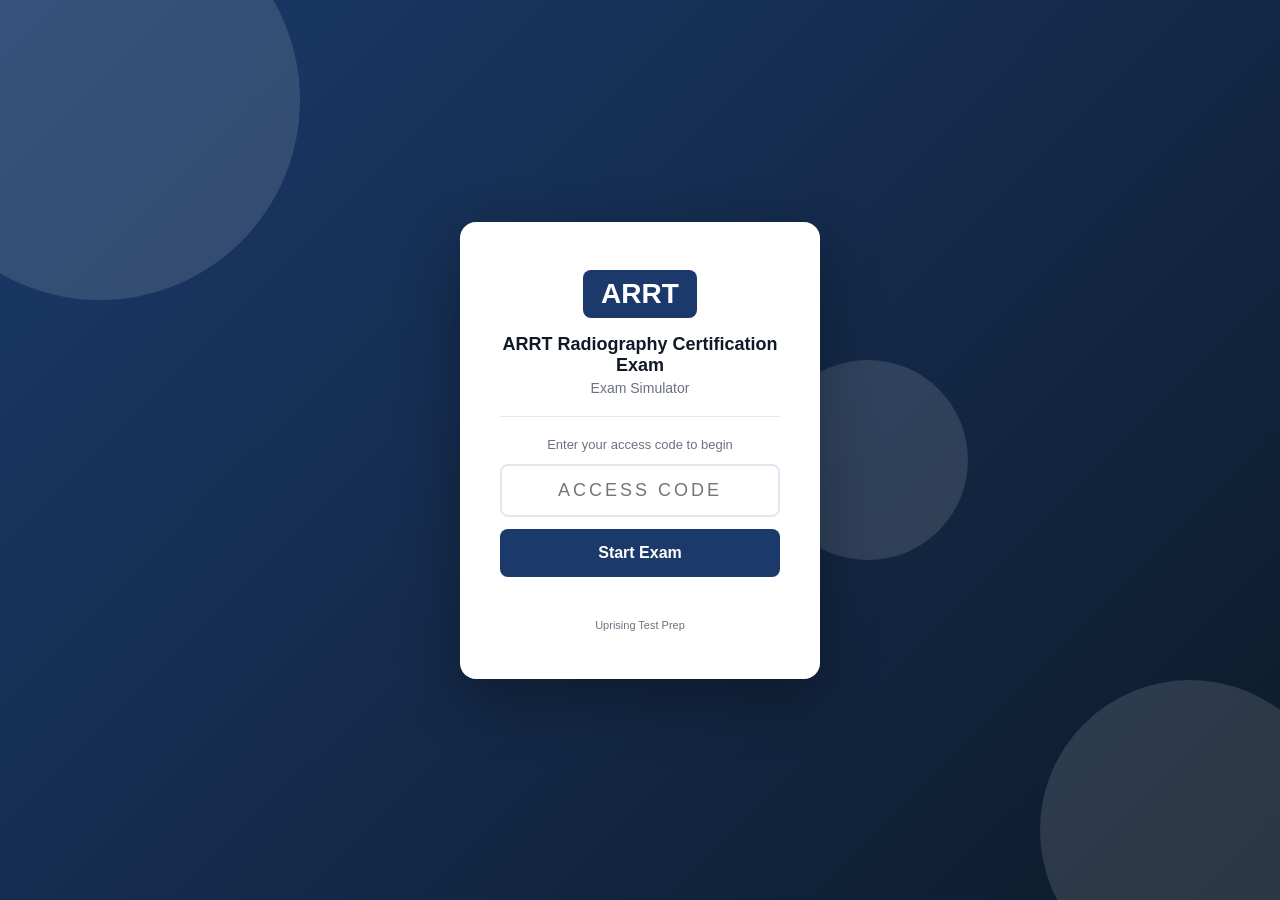
<file: index.html>
<!DOCTYPE html>
<html lang="en">
<head>
  <meta charset="UTF-8" />
  <meta name="viewport" content="width=device-width, initial-scale=1.0, viewport-fit=cover" />
  <meta name="apple-mobile-web-app-capable" content="yes" />
  <meta name="apple-mobile-web-app-status-bar-style" content="black-translucent" />
  <title>ARRT Exam Simulator</title>
  <link rel="stylesheet" href="style.css" />
</head>
<body>

<div id="access-gate">
  <div class="gate-bg-shapes">
    <div class="shape shape-1"></div>
    <div class="shape shape-2"></div>
    <div class="shape shape-3"></div>
  </div>
  <div class="gate-card">
    <div class="gate-logo">
      <div class="logo-badge">ARRT</div>
    </div>
    <h1 class="gate-title">ARRT Radiography Certification Exam</h1>
    <p class="gate-subtitle">Exam Simulator</p>
    <div class="gate-divider"></div>
    <p class="gate-instruction">Enter your access code to begin</p>
    <input type="text" id="access-code-input" class="gate-input"
           placeholder="Access Code" autocomplete="off"
           maxlength="20" spellcheck="false" />
    <button id="access-btn" class="gate-btn">Start Exam</button>
    <p id="access-error" class="gate-error"></p>
    <p class="gate-hint">Uprising Test Prep</p>
  </div>
</div>

<div id="app" style="display:none">
  <header class="top-bar">
    <div class="bar-left">
      <span class="bar-logo">ARRT</span>
      <span class="bar-title">Exam Simulator</span>
    </div>
    <div class="bar-right">
      <span class="bar-timer" id="timer-display">--:--</span>
      <button class="bar-btn" id="flag-btn">Flag</button>
      <button class="bar-btn bar-btn-primary" id="submit-btn">
        <span class="btn-full">Submit Exam</span>
        <span class="btn-short">Submit</span>
      </button>
    </div>
  </header>

  <div class="progress-strip">
    <div class="progress-bar" id="progress-bar"></div>
  </div>

  <main class="exam-main">
    <div class="question-panel">
      <div class="q-meta">
        <span id="q-counter"></span>
        <span id="q-domain" class="q-domain-tag"></span>
        <span id="q-flag-indicator" class="flag-chip" style="display:none">Flagged</span>
      </div>
      <!-- Shared text for a linked cluster (a clinical case, a reading
           passage). It sits ABOVE the stem, which is the one thing that
           legitimately precedes it, and repeats on every question in the
           cluster so nobody has to page backwards. -->
      <div id="q-cluster-wrap" class="cluster-wrap" style="display:none"></div>
      <p id="question-text" class="q-text"></p>
      <!-- The picture sits BELOW the question text so the simulator matches
           the printed book exactly: stem, then picture, then options. They
           used to disagree (book put the picture under the stem, simulator put
           it above), so no single wording could be true in both places, and
           184 of MLPAO's 185 image questions said "shown above" while the
           book printed the picture below the sentence. Write stems with
           neutral wording ("the strip shown", "the diagram shows") and this
           whole class of bug cannot come back. -->
      <div id="q-image-wrap" style="display:none; margin-bottom:14px;"></div>
      <div id="options-list" class="options-list"></div>
      <div id="explanation-box" class="explanation-box" style="display:none">
        <div class="explanation-label">Explanation</div>
        <p id="explanation-text" class="explanation-text"></p>
      </div>
    </div>
    <div class="nav-bar">
      <button class="nav-btn" id="prev-btn">&#8592; Prev</button>
      <button class="nav-btn nav-btn-map" id="map-btn">Question Map</button>
      <button class="nav-btn nav-btn-next" id="next-btn">Next &#8594;</button>
    </div>
  </main>
</div>

<!-- Question Map Modal -->
<div id="map-modal" style="display:none">
  <div class="map-backdrop" id="map-backdrop"></div>
  <div class="map-panel">
    <div class="map-header">
      <span class="map-title">Question Map</span>
      <button id="map-close" class="map-close-btn">&#x2715; Close</button>
    </div>
    <div class="map-legend">
      <span class="leg-item"><span class="leg-swatch leg-answered"></span>Answered</span>
      <span class="leg-item"><span class="leg-swatch leg-flagged"></span>Flagged</span>
      <span class="leg-item"><span class="leg-swatch leg-unanswered"></span>Unanswered</span>
    </div>
    <div id="q-grid" class="q-grid"></div>
  </div>
</div>

<div id="results-screen" style="display:none">
  <div class="results-card">
    <div class="res-header">
      <div class="res-badge">ARRT</div>
      <h2 id="res-status" class="res-status"></h2>
      <p id="res-score" class="res-score"></p>
    </div>
    <div id="res-domains" class="res-domains"></div>
    <button id="res-review-btn" class="res-btn">Review Answers</button>
    <button id="res-restart-btn" class="res-btn res-btn-secondary">Restart</button>
  </div>
</div>

<script src="questions.js"></script>
<script src="app.js"></script>
</body>
</html>
</file>
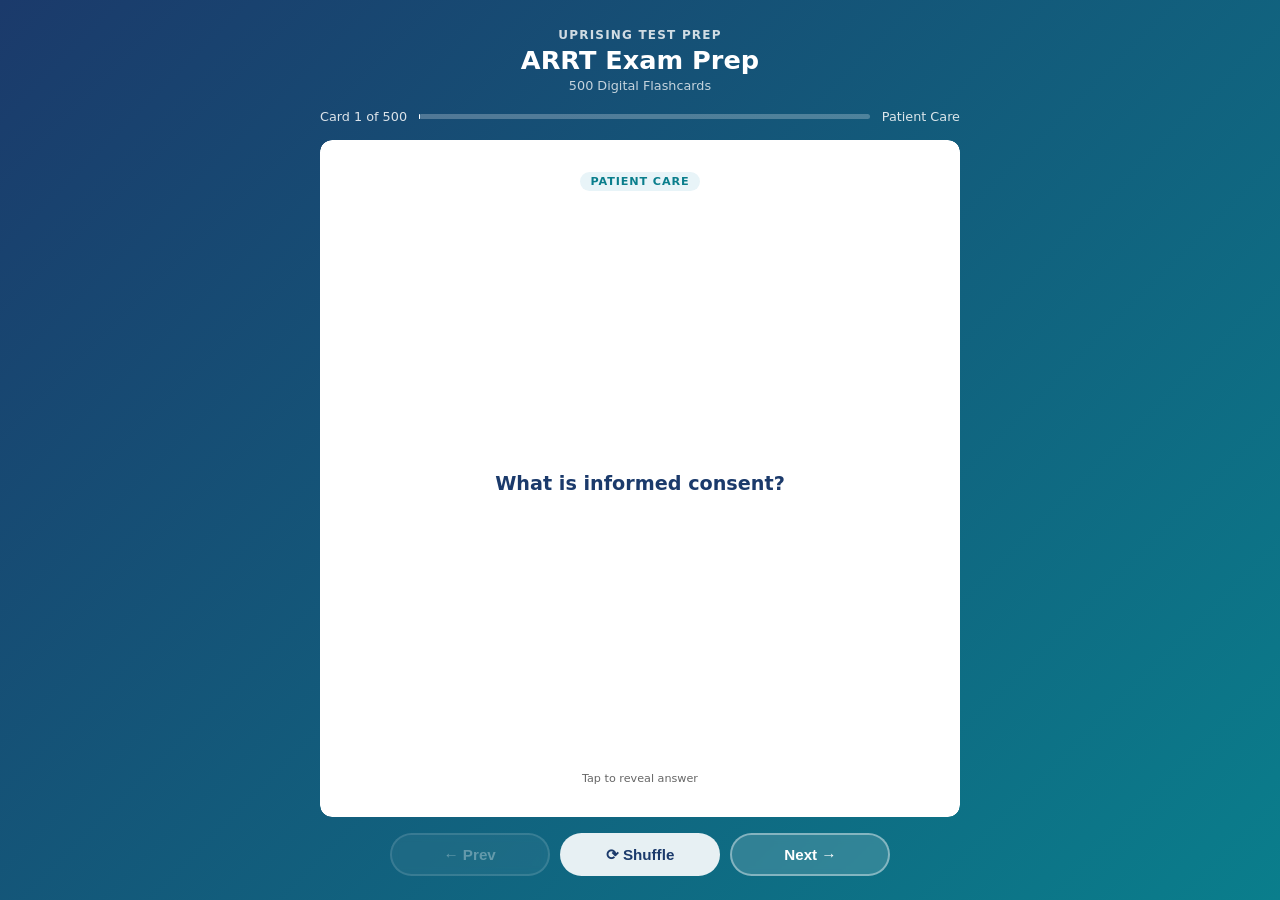
<file: flashcards/index.html>
<!DOCTYPE html>
<html lang="en">
<head>
  <meta charset="UTF-8">
  <meta name="viewport" content="width=device-width, initial-scale=1.0">
  <title>ARRT Exam Prep: Flashcards</title>
  <style>
    :root {
      --blue:   #1B3A6B;
      --teal:   #0A7E8C;
      --ltblue: #E8F4F8;
      --white:  #FFFFFF;
      --text:   #1A1A1A;
      --muted:  #666;
      --radius: 12px;
    }
    * { box-sizing: border-box; margin: 0; padding: 0; }
    html, body { height: 100%; }
    body {
      font-family: 'Segoe UI', system-ui, sans-serif;
      background: linear-gradient(135deg, var(--blue) 0%, var(--teal) 100%);
      /* Pinned, not min-height: the page must never grow, or the controls
         get pushed below the fold on iOS where 100dvh and height:100%
         disagree. The height:100% rule above is the pre-dvh fallback. */
      height: 100dvh;
      max-height: 100dvh;
      overflow: hidden;
      display: flex;
      flex-direction: column;
      align-items: center;
      padding: 1.25rem 1rem 1rem;
      gap: 0.75rem;
      overflow-x: hidden;
    }
    header { text-align: center; color: #fff; flex-shrink: 0; }
    header .brand { font-size: 0.75rem; font-weight: 700; letter-spacing: 0.1em; opacity: 0.8; text-transform: uppercase; }
    header h1 { font-size: 1.3rem; font-weight: 800; margin-top: 0.2rem; }
    header .subtitle { font-size: 0.8rem; opacity: 0.75; margin-top: 0.15rem; }
    #progress-info {
      display: flex; align-items: center; gap: 0.75rem;
      color: rgba(255,255,255,0.85); font-size: 0.8rem;
      flex-shrink: 0; width: 100%; max-width: 640px;
    }
    #progress-bar-track {
      flex: 1; background: rgba(255,255,255,0.25);
      border-radius: 4px; height: 5px;
    }
    #progress-bar-fill { height: 100%; background: #fff; border-radius: 4px; transition: width 0.3s; }
    .card-scene {
      width: 100%; max-width: 640px;
      perspective: 1200px;
      cursor: pointer;
      flex: 1; min-height: 0;
      display: flex; flex-direction: column;
    
      /* WebKit does not clip overflow inside a preserve-3d context, so the
         answer pane's own clip is dropped and a long answer paints over the
         Prev/Next row. This element only sets the perspective and is NOT
         itself in the 3D context, so its clip is honoured in every engine. */
      overflow: hidden;
      border-radius: var(--radius);
    }
    .card-inner {
      position: relative; width: 100%;
      flex: 1; min-height: 0;
      transition: transform 0.55s cubic-bezier(.4,0,.2,1);
      transform-style: preserve-3d;
    }
    .card-scene.flipped .card-inner { transform: rotateY(180deg); }
    .card-face {
      position: absolute; inset: 0;
      backface-visibility: hidden; -webkit-backface-visibility: hidden;
      border-radius: var(--radius);
      display: flex; flex-direction: column;
      padding: 1.5rem 1.75rem;
      box-shadow: 0 12px 40px rgba(0,0,0,0.2);
      overflow: hidden;
    
      /* Painting through a mask forces WebKit to allocate a real clipping
         layer for a 3D-transformed element, which is what makes the
         overflow:hidden and the rounded corners above actually apply. */
      -webkit-mask-image: -webkit-radial-gradient(#fff, #000);
              mask-image: radial-gradient(#fff, #000);
    }
    .card-front { background: var(--white); align-items: center; justify-content: center; }
    .card-back  { background: var(--ltblue); transform: rotateY(180deg); }
    .card-badge {
      font-size: 0.7rem; font-weight: 700; text-transform: uppercase;
      letter-spacing: 0.08em;
      background: var(--ltblue); color: var(--teal);
      padding: 0.2rem 0.65rem; border-radius: 20px;
      margin-bottom: 0.85rem; flex-shrink: 0;
    }
    .card-back .card-badge { background: rgba(10,126,140,0.12); }
    .card-front .q-text {
      font-size: 1.1rem; font-weight: 600; color: var(--blue); line-height: 1.55;
      text-align: center; overflow-y: auto; flex: 1;
      display: flex; align-items: center; justify-content: center;
      scrollbar-width: thin; scrollbar-color: rgba(27,58,107,0.3) transparent;
    }
    .card-back .a-label { font-size: 0.7rem; font-weight: 700; color: var(--teal); text-transform: uppercase; letter-spacing: 0.08em; margin-bottom: 0.4rem; flex-shrink: 0; }
    .card-back .a-text  {
      font-size: 0.975rem; color: var(--text); line-height: 1.65;
      overflow-y: auto; flex: 1; min-height: 0; padding-right: 4px;
      scrollbar-width: thin; scrollbar-color: rgba(10,126,140,0.4) transparent;
    
      -webkit-overflow-scrolling: touch;
      overscroll-behavior: contain;
    }
    .card-back .a-text::-webkit-scrollbar { width: 4px; }
    .card-back .a-text::-webkit-scrollbar-track { background: transparent; }
    .card-back .a-text::-webkit-scrollbar-thumb { background: rgba(10,126,140,0.4); border-radius: 4px; }
    .tap-hint { flex-shrink: 0; margin-top: 0.6rem; font-size: 0.7rem; color: var(--muted); text-align: center; }
    .card-back .tap-hint { color: var(--teal); opacity: 0.7; }
    .controls {
      display: flex; gap: 0.65rem; flex-wrap: nowrap;
      justify-content: center; flex-shrink: 0;
      width: 100%; max-width: 640px;
      padding-bottom: env(safe-area-inset-bottom, 0px);
    }
    .btn {
      padding: 0.6rem 1.2rem; border-radius: 50px;
      border: 2px solid rgba(255,255,255,0.4);
      background: rgba(255,255,255,0.15); color: #fff;
      font-weight: 700; font-size: 0.875rem; cursor: pointer;
      transition: all 0.2s; backdrop-filter: blur(4px);
      white-space: nowrap; flex: 1; max-width: 160px;
    }
    .btn:hover { background: rgba(255,255,255,0.3); border-color: rgba(255,255,255,0.7); }
    .btn:active { transform: scale(0.96); }
    .btn:disabled { opacity: 0.35; cursor: not-allowed; }
    .btn.btn-primary { background: rgba(255,255,255,0.9); color: var(--blue); border-color: transparent; }
    .btn.btn-primary:hover { background: #fff; }
    #loading { color: rgba(255,255,255,0.8); font-size: 1rem; text-align: center; padding: 3rem; flex: 1; }
    @media (min-width: 768px) {
      body { padding: 1.75rem 1.5rem 1.5rem; gap: 1rem; }
      header h1 { font-size: 1.6rem; }
      .card-face { padding: 2rem 2.5rem; }
      .card-front .q-text { font-size: 1.2rem; }
      .card-back .a-text { font-size: 1.05rem; }
      .btn { font-size: 0.95rem; padding: 0.65rem 1.4rem; }
    }
    @media (max-width: 380px) {
      body { padding: 0.75rem; gap: 0.5rem; }
      header .brand { font-size: 0.65rem; }
      header h1 { font-size: 1.1rem; }
      header .subtitle { display: none; }
      .card-face { padding: 1rem 1.1rem; }
      .card-front .q-text { font-size: 0.975rem; }
      .card-back .a-text { font-size: 0.875rem; }
      .btn { font-size: 0.8rem; padding: 0.5rem 0.75rem; }
    }
  </style>
</head>
<body>
<header>
  <div class="brand">Uprising Test Prep</div>
  <h1>ARRT Exam Prep</h1>
  <div class="subtitle">500 Digital Flashcards</div>
</header>
<div id="progress-info">
  <span id="card-counter">Card 1 of 500</span>
  <div id="progress-bar-track"><div id="progress-bar-fill" style="width:0%"></div></div>
  <span id="domain-label"></span>
</div>
<div id="loading">Loading flashcards...</div>
<div class="card-scene" id="card-scene" style="display:none" onclick="flipCard()">
  <div class="card-inner" id="card-inner">
    <div class="card-face card-front">
      <div class="card-badge" id="front-badge"></div>
      <div class="q-text" id="q-text"></div>
      <div class="tap-hint">Tap to reveal answer</div>
    </div>
    <div class="card-face card-back">
      <div class="card-badge" id="back-badge">Answer</div>
      <div class="a-label">Answer</div>
      <div class="a-text" id="a-text"></div>
      <div class="tap-hint">Tap to flip back</div>
    </div>
  </div>
</div>
<div class="controls" id="controls" style="display:none">
  <button class="btn" id="prev-btn" onclick="event.stopPropagation();move(-1)" disabled>&#8592; Prev</button>
  <button class="btn btn-primary" onclick="event.stopPropagation();shuffleCards()">&#10227; Shuffle</button>
  <button class="btn" id="next-btn" onclick="event.stopPropagation();move(1)">Next &#8594;</button>
</div>
<script>
const DOMAIN_LABELS = {
  patient_care: "Patient Care",
  safety: "Safety",
  image_production: "Image Production",
  procedures: "Procedures",
};
let cards   = [];
let current = 0;
async function init() {
  try {
    const res = await fetch('flashcards.json');
    if (!res.ok) throw new Error('Network error');
    cards = await res.json();
    document.getElementById('loading').style.display    = 'none';
    document.getElementById('card-scene').style.display = 'flex';
    document.getElementById('controls').style.display   = 'flex';
    show();
  } catch (e) {
    document.getElementById('loading').textContent = 'Error loading flashcards. Please try refreshing.';
  }
}
function domainLabel(key) {
  return DOMAIN_LABELS[key] || key.replace(/_/g, ' ').replace(/\b\w/g, c => c.toUpperCase());
}
function show() {
  const c = cards[current];
  document.getElementById('card-scene').classList.remove('flipped');
  document.getElementById('a-text').scrollTop = 0;
  const label = domainLabel(c.domain || c.chapter || '');
  document.getElementById('q-text').textContent       = c.front;
  document.getElementById('a-text').textContent       = c.back;
  document.getElementById('front-badge').textContent  = label;
  document.getElementById('back-badge').textContent   = label;
  document.getElementById('card-counter').textContent = `Card ${current+1} of ${cards.length}`;
  document.getElementById('domain-label').textContent = label;
  document.getElementById('progress-bar-fill').style.width = `${((current+1)/cards.length*100).toFixed(1)}%`;
  document.getElementById('prev-btn').disabled = current === 0;
  document.getElementById('next-btn').disabled = current === cards.length - 1;
}
function flipCard() { document.getElementById('card-scene').classList.toggle('flipped'); }
function move(dir) {
  const next = current + dir;
  if (next < 0 || next >= cards.length) return;
  current = next; show();
}
function shuffleCards() {
  for (let i = cards.length - 1; i > 0; i--) {
    const j = Math.floor(Math.random() * (i+1));
    [cards[i], cards[j]] = [cards[j], cards[i]];
  }
  current = 0; show();
}
document.addEventListener('keydown', e => {
  if (e.key === 'ArrowRight' || e.key === 'ArrowDown') move(1);
  else if (e.key === 'ArrowLeft' || e.key === 'ArrowUp') move(-1);
  else if (e.key === ' ' || e.key === 'Enter') { e.preventDefault(); flipCard(); }
});
init();
</script>
</body>
</html>
</file>
<file: style.css>
/* ARRT Exam Simulator, Styles */
:root {
  --primary:   #1B3A6B;
  --pass:      #059669;
  --fail:      #DC2626;
  --bg:        #F3F4F8;
  --card:      #FFFFFF;
  --border:    #E2E8F0;
  --text:      #111827;
  --muted:     #6B7280;
  --radius:    10px;
}
*, *::before, *::after { box-sizing: border-box; margin: 0; padding: 0; }
body {
  font-family: -apple-system, BlinkMacSystemFont, "Segoe UI", sans-serif;
  background: var(--bg);
  color: var(--text);
  height: 100vh;
  height: 100dvh;
  overflow: hidden;
  -webkit-text-size-adjust: 100%;
}

/* ── Access Gate ─────────────────────────────────────────────────────────── */
#access-gate {
  display: flex;
  align-items: center;
  justify-content: center;
  height: 100vh;
  height: 100dvh;
  background: linear-gradient(135deg, var(--primary) 0%, #0d1b2a 100%);
  position: relative;
  overflow: hidden;
  padding: 20px;
  padding-top: max(20px, env(safe-area-inset-top));
  padding-bottom: max(20px, env(safe-area-inset-bottom));
}
.gate-bg-shapes { position: absolute; inset: 0; pointer-events: none; }
.shape { position: absolute; border-radius: 50%; opacity: .12; background: #fff; }
.shape-1 { width: 400px; height: 400px; top: -100px; left: -100px; }
.shape-2 { width: 300px; height: 300px; bottom: -80px; right: -60px; }
.shape-3 { width: 200px; height: 200px; top: 40%; left: 60%; }
.gate-card {
  background: #fff;
  border-radius: 16px;
  padding: 48px 40px;
  text-align: center;
  width: 100%;
  max-width: 360px;
  position: relative;
  z-index: 1;
  box-shadow: 0 20px 60px rgba(0,0,0,.3);
}
.logo-badge {
  display: inline-block;
  background: var(--primary);
  color: #fff;
  font-weight: 800;
  font-size: 28px;
  padding: 8px 18px;
  border-radius: 8px;
}
.gate-title { font-size: 18px; font-weight: 700; margin-top: 16px; color: var(--text); }
.gate-subtitle { color: var(--muted); font-size: 14px; margin-top: 4px; }
.gate-divider { height: 1px; background: var(--border); margin: 20px 0; }
.gate-instruction { font-size: 13px; color: var(--muted); margin-bottom: 12px; }
.gate-input {
  width: 100%;
  padding: 14px 16px;
  border: 2px solid var(--border);
  border-radius: 8px;
  font-size: 18px;
  text-align: center;
  text-transform: uppercase;
  letter-spacing: 3px;
  outline: none;
}
.gate-input:focus { border-color: var(--primary); }
.gate-btn {
  width: 100%;
  margin-top: 12px;
  padding: 15px;
  background: var(--primary);
  color: #fff;
  border: none;
  border-radius: 8px;
  font-size: 16px;
  font-weight: 600;
  cursor: pointer;
  -webkit-tap-highlight-color: transparent;
}
.gate-btn:hover { opacity: .9; }
.gate-error { color: var(--fail); font-size: 13px; margin-top: 8px; min-height: 18px; }
.gate-hint { color: var(--muted); font-size: 11px; margin-top: 16px; }

/* ── App shell ───────────────────────────────────────────────────────────── */
#app {
  display: flex;
  flex-direction: column;
  height: 100vh;
  height: 100dvh;
  padding-top: env(safe-area-inset-top);
}
.top-bar {
  display: flex;
  justify-content: space-between;
  align-items: center;
  background: var(--primary);
  color: #fff;
  padding: 0 20px;
  padding-left: max(20px, env(safe-area-inset-left));
  padding-right: max(20px, env(safe-area-inset-right));
  height: 52px;
  flex-shrink: 0;
  gap: 8px;
}
.bar-left { display: flex; align-items: center; gap: 8px; min-width: 0; }
.bar-logo { font-weight: 800; font-size: 18px; flex-shrink: 0; }
.bar-title { font-size: 14px; opacity: .8; white-space: nowrap; overflow: hidden; text-overflow: ellipsis; }
.bar-right { display: flex; align-items: center; gap: 8px; flex-shrink: 0; }
.bar-timer {
  font-variant-numeric: tabular-nums;
  font-size: 16px;
  font-weight: 600;
  min-width: 68px;
  text-align: right;
}
.bar-btn {
  padding: 7px 13px;
  background: rgba(255,255,255,.15);
  border: 1px solid rgba(255,255,255,.3);
  color: #fff;
  border-radius: 6px;
  cursor: pointer;
  font-size: 13px;
  white-space: nowrap;
  -webkit-tap-highlight-color: transparent;
  touch-action: manipulation;
}
.bar-btn:hover { background: rgba(255,255,255,.25); }
.bar-btn-primary {
  background: #fff;
  color: var(--primary);
  border-color: #fff;
  font-weight: 600;
}
.bar-btn-primary:hover { background: #f0f0f0; }
.btn-short { display: none; }
.btn-full  { display: inline; }

.progress-strip { height: 4px; background: rgba(0,0,0,.1); flex-shrink: 0; }
.progress-bar   { height: 100%; background: #4ade80; transition: width .3s; }

/* ── Main exam area ──────────────────────────────────────────────────────── */
.exam-main {
  flex: 1;
  overflow: hidden;
  display: flex;
  flex-direction: column;
  padding: 16px 20px 0;
  padding-left: max(16px, env(safe-area-inset-left));
  padding-right: max(16px, env(safe-area-inset-right));
  min-height: 0;
}
.question-panel { flex: 1; overflow-y: auto; padding-bottom: 12px; -webkit-overflow-scrolling: touch; }
.q-meta {
  display: flex;
  align-items: center;
  gap: 8px;
  margin-bottom: 12px;
  font-size: 13px;
  color: var(--muted);
  flex-wrap: wrap;
}
.q-domain-tag {
  background: var(--primary);
  color: #fff;
  padding: 2px 8px;
  border-radius: 4px;
  font-size: 11px;
  font-weight: 600;
}
.flag-chip {
  background: #FEF3C7;
  color: #92400E;
  padding: 2px 8px;
  border-radius: 4px;
  font-size: 11px;
  font-weight: 600;
}
.cluster-wrap {
  border-left: 4px solid var(--primary, #1B3A6B);
  background: #F2F6FC; border-radius: 8px;
  padding: 10px 14px; margin-bottom: 16px;
}
.cluster-label {
  font-size: 11px; font-weight: 700; letter-spacing: 0.06em;
  text-transform: uppercase; color: var(--primary, #1B3A6B); margin-bottom: 6px;
}
.cluster-body {
  max-height: 38vh; overflow-y: auto; font-size: 15px; line-height: 1.6;
  -webkit-overflow-scrolling: touch;
}
.cluster-body p + p { margin-top: 10px; }
@media (min-width: 1100px) { .cluster-body { max-height: 52vh; } }

.q-image {
  max-width: 100%;
  /* Cap the height too. With only max-width, a tall exhibit renders at full
     width and pushes the stem and every option below the fold, so the question
     looks like it has no answers until the candidate scrolls. Found on CNPLE. */
  max-height: 62vh;
  width: auto;
  height: auto;
  object-fit: contain;
  border-radius: 6px;
  border: 1px solid var(--border);
  display: block;
  margin-bottom: 14px;
}
.q-text { font-size: 16px; line-height: 1.65; margin-bottom: 20px; }
.options-list { display: flex; flex-direction: column; gap: 10px; }
.option {
  display: flex;
  align-items: flex-start;
  gap: 12px;
  padding: 15px 16px;
  background: var(--card);
  border: 2px solid var(--border);
  border-radius: var(--radius);
  cursor: pointer;
  transition: .15s;
  -webkit-tap-highlight-color: transparent;
  touch-action: manipulation;
  min-height: 52px;
}
.option:hover  { border-color: var(--primary); background: #F8FAFF; }
.option.selected  { border-color: var(--primary); background: #EEF3FF; }
.option.correct   { border-color: #059669; background: #ECFDF5; }
.option.incorrect { border-color: #DC2626; background: #FEF2F2; }
.explanation-box {
  margin-top: 20px;
  padding: 16px 18px;
  background: #F0F9FF;
  border-left: 4px solid #2563EB;
  border-radius: 6px;
}
.explanation-label {
  font-size: 11px;
  font-weight: 700;
  text-transform: uppercase;
  letter-spacing: .06em;
  color: #2563EB;
  margin-bottom: 8px;
}
.explanation-text { font-size: 14.5px; line-height: 1.7; color: #1e293b; margin: 0; }
.opt-letter { font-weight: 700; font-size: 15px; color: var(--primary); min-width: 22px; padding-top: 1px; flex-shrink: 0; }
.opt-text   { font-size: 15px; line-height: 1.5; }

/* ── Nav bar ─────────────────────────────────────────────────────────────── */
.nav-bar {
  display: flex;
  align-items: center;
  gap: 8px;
  padding: 10px 0;
  padding-bottom: max(14px, env(safe-area-inset-bottom));
  flex-shrink: 0;
}
.nav-btn {
  flex: 1;
  padding: 13px 8px;
  background: var(--card);
  border: 1px solid var(--border);
  border-radius: 8px;
  cursor: pointer;
  font-size: 15px;
  font-weight: 500;
  text-align: center;
  -webkit-tap-highlight-color: transparent;
  touch-action: manipulation;
  min-height: 48px;
}
.nav-btn:hover      { background: #f0f0f0; }
.nav-btn-map {
  background: var(--bg);
  border-color: var(--primary);
  color: var(--primary);
  font-weight: 600;
}
.nav-btn-map:hover { background: #EEF3FF; }
.nav-btn-next {
  background: var(--primary);
  color: #fff;
  border-color: var(--primary);
}
.nav-btn-next:hover { opacity: .9; }

/* ── Question Map Modal ──────────────────────────────────────────────────── */
#map-modal {
  position: fixed;
  inset: 0;
  z-index: 1000;
  display: flex;
  flex-direction: column;
  justify-content: flex-end;
}
.map-backdrop { position: absolute; inset: 0; background: rgba(0,0,0,.5); }
.map-panel {
  position: relative;
  background: #fff;
  border-radius: 20px 20px 0 0;
  padding: 20px;
  padding-bottom: max(20px, env(safe-area-inset-bottom));
  max-height: 80vh;
  max-height: 80dvh;
  display: flex;
  flex-direction: column;
  box-shadow: 0 -4px 30px rgba(0,0,0,.2);
}
.map-header {
  display: flex;
  align-items: center;
  justify-content: space-between;
  margin-bottom: 12px;
  flex-shrink: 0;
}
.map-title { font-size: 17px; font-weight: 700; color: var(--text); }
.map-close-btn {
  padding: 8px 16px;
  background: var(--bg);
  border: 1px solid var(--border);
  border-radius: 8px;
  cursor: pointer;
  font-size: 14px;
  font-weight: 500;
  min-height: 40px;
  -webkit-tap-highlight-color: transparent;
  touch-action: manipulation;
}
.map-close-btn:hover { background: #e5e7eb; }
.map-legend { display: flex; gap: 16px; margin-bottom: 14px; flex-shrink: 0; flex-wrap: wrap; }
.leg-item { display: flex; align-items: center; gap: 6px; font-size: 13px; color: var(--muted); }
.leg-swatch {
  width: 16px;
  height: 16px;
  border-radius: 3px;
  border: 1px solid var(--border);
  background: var(--card);
  display: inline-block;
  flex-shrink: 0;
}
.leg-swatch.leg-answered  { background: var(--primary); border-color: var(--primary); }
.leg-swatch.leg-flagged   { background: #FEF3C7; border-color: #F59E0B; }
.leg-swatch.leg-unanswered { background: var(--card); }
.q-grid {
  display: flex;
  flex-wrap: wrap;
  gap: 6px;
  overflow-y: auto;
  flex: 1;
  padding-bottom: 8px;
  -webkit-overflow-scrolling: touch;
}
.grid-btn {
  width: 40px;
  height: 40px;
  border: 1px solid var(--border);
  border-radius: 6px;
  background: var(--card);
  font-size: 12px;
  cursor: pointer;
  font-weight: 500;
  -webkit-tap-highlight-color: transparent;
  touch-action: manipulation;
}
.grid-btn.answered { background: var(--primary); color: #fff; border-color: var(--primary); }
.grid-btn.flagged  { background: #FEF3C7; border-color: #F59E0B; }
.grid-btn.active   { outline: 3px solid var(--primary); outline-offset: 2px; }

/* ── Results ─────────────────────────────────────────────────────────────── */
#results-screen {
  display: flex;
  align-items: flex-start;
  justify-content: center;
  min-height: 100vh;
  min-height: 100dvh;
  background: var(--bg);
  overflow-y: auto;
  -webkit-overflow-scrolling: touch;
  padding: 20px 16px;
  padding-top: max(20px, env(safe-area-inset-top));
  padding-bottom: max(20px, env(safe-area-inset-bottom));
}
.results-card {
  background: var(--card);
  border-radius: 16px;
  padding: 40px;
  max-width: 480px;
  width: 100%;
  box-shadow: 0 8px 30px rgba(0,0,0,.1);
}
.res-header { text-align: center; margin-bottom: 24px; }
.res-badge {
  display: inline-block;
  background: var(--primary);
  color: #fff;
  font-weight: 800;
  font-size: 22px;
  padding: 6px 16px;
  border-radius: 8px;
}
.res-status { font-size: 36px; font-weight: 800; margin-top: 12px; }
.res-score  { font-size: 18px; color: var(--muted); margin-top: 4px; }
.res-domains { margin-bottom: 24px; display: flex; flex-direction: column; gap: 10px; }
.res-domain-row { display: flex; align-items: center; gap: 8px; font-size: 13px; }
.res-domain-name { width: 160px; font-weight: 500; flex-shrink: 0; }
.res-domain-bar-wrap { flex: 1; background: #E5E7EB; border-radius: 4px; height: 8px; overflow: hidden; }
.res-domain-bar { height: 100%; border-radius: 4px; transition: width .5s; }
.res-domain-pct { width: 36px; text-align: right; font-weight: 600; }
.res-btn {
  width: 100%;
  padding: 15px;
  background: var(--primary);
  color: #fff;
  border: none;
  border-radius: 8px;
  font-size: 15px;
  font-weight: 600;
  cursor: pointer;
  margin-bottom: 10px;
  min-height: 52px;
  -webkit-tap-highlight-color: transparent;
  touch-action: manipulation;
}
.res-btn:hover { opacity: .9; }
.res-btn-secondary {
  background: transparent;
  color: var(--primary);
  border: 2px solid var(--primary);
}
.res-btn-secondary:hover { background: var(--primary); color: #fff; }

/* ── Mobile breakpoint (phones ≤ 640px) ─────────────────────────────────── */
@media (max-width: 640px) {
  /* Gate card */
  .gate-card { padding: 32px 24px; }

  /* Top bar: hide long title text, swap Submit label */
  .bar-title  { display: none; }
  .btn-full   { display: none; }
  .btn-short  { display: inline; }
  .bar-right  { gap: 6px; }
  .bar-btn    { padding: 6px 10px; font-size: 12px; }
  .bar-timer  { font-size: 14px; min-width: 58px; }

  /* Exam main */
  .exam-main { padding: 12px 14px 0; }
  .q-text { font-size: 16px; }
  .opt-text { font-size: 15px; }

  /* Nav bar, bigger touch targets */
  .nav-btn { font-size: 14px; padding: 14px 6px; }

  /* Results */
  .results-card { padding: 28px 20px; }
  .res-domain-name { width: 110px; font-size: 12px; }
  .res-domain-pct  { font-size: 12px; }
  .res-status { font-size: 30px; }

  /* Map grid, slightly bigger buttons on phones */
  .grid-btn { width: 42px; height: 42px; }
}

/* ── Very small phones (≤ 380px) ────────────────────────────────────────── */
@media (max-width: 380px) {
  .bar-logo { font-size: 15px; }
  .bar-btn  { padding: 5px 8px; font-size: 11px; }
  .bar-timer { font-size: 13px; min-width: 52px; }
  .nav-btn  { font-size: 13px; }
  .grid-btn { width: 38px; height: 38px; font-size: 11px; }
}
</file>
